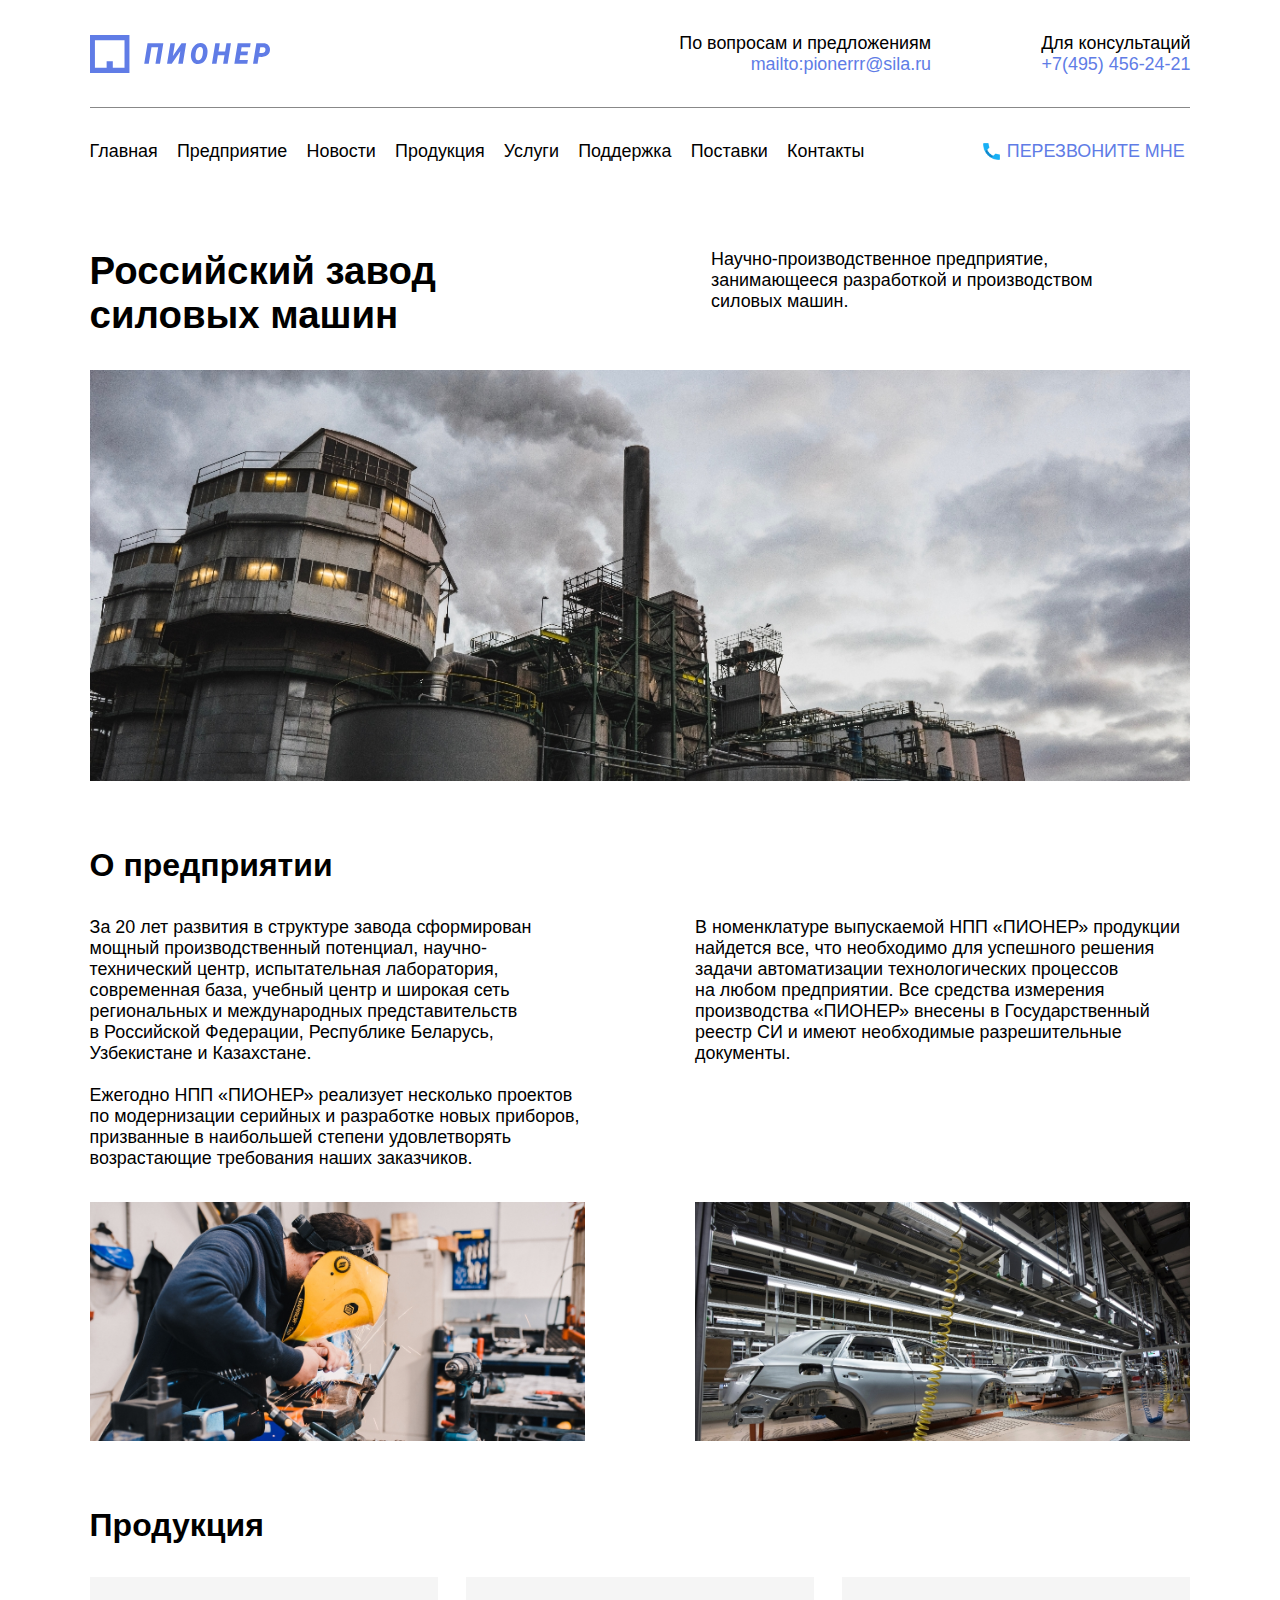
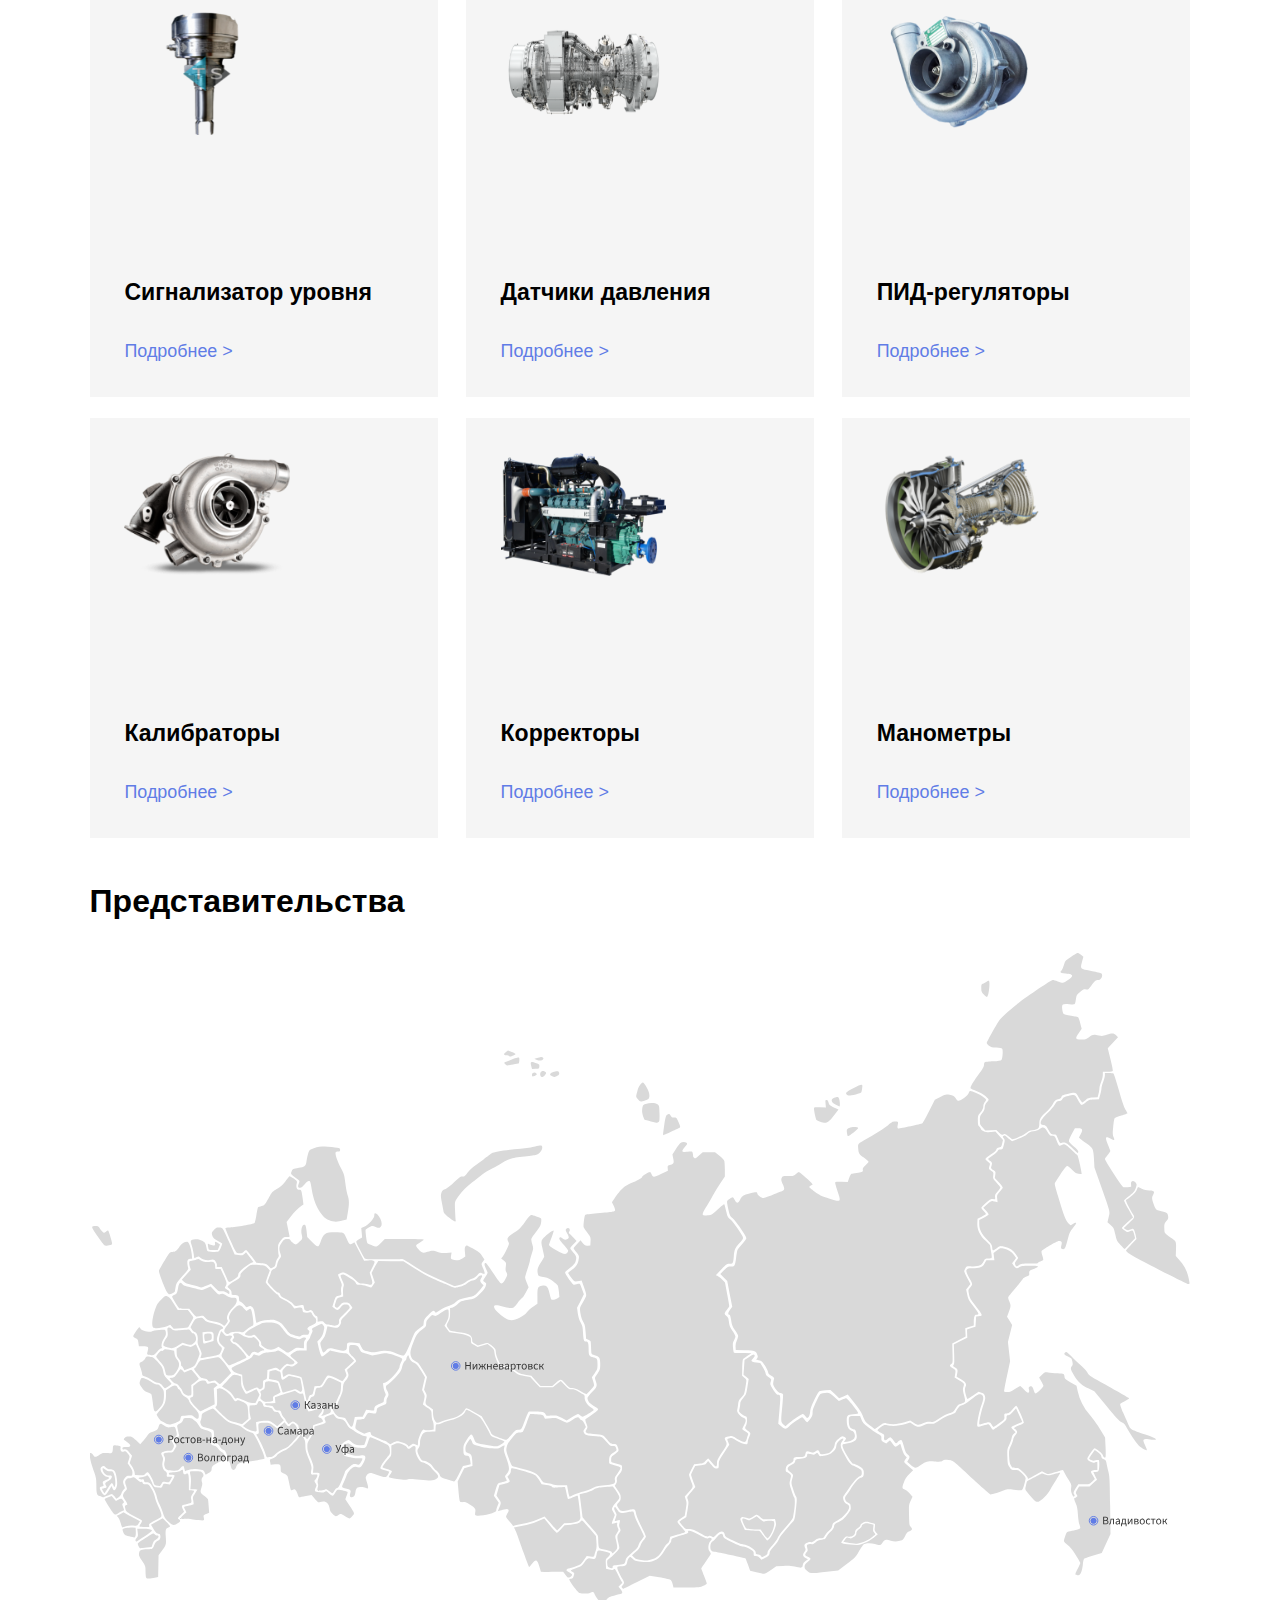
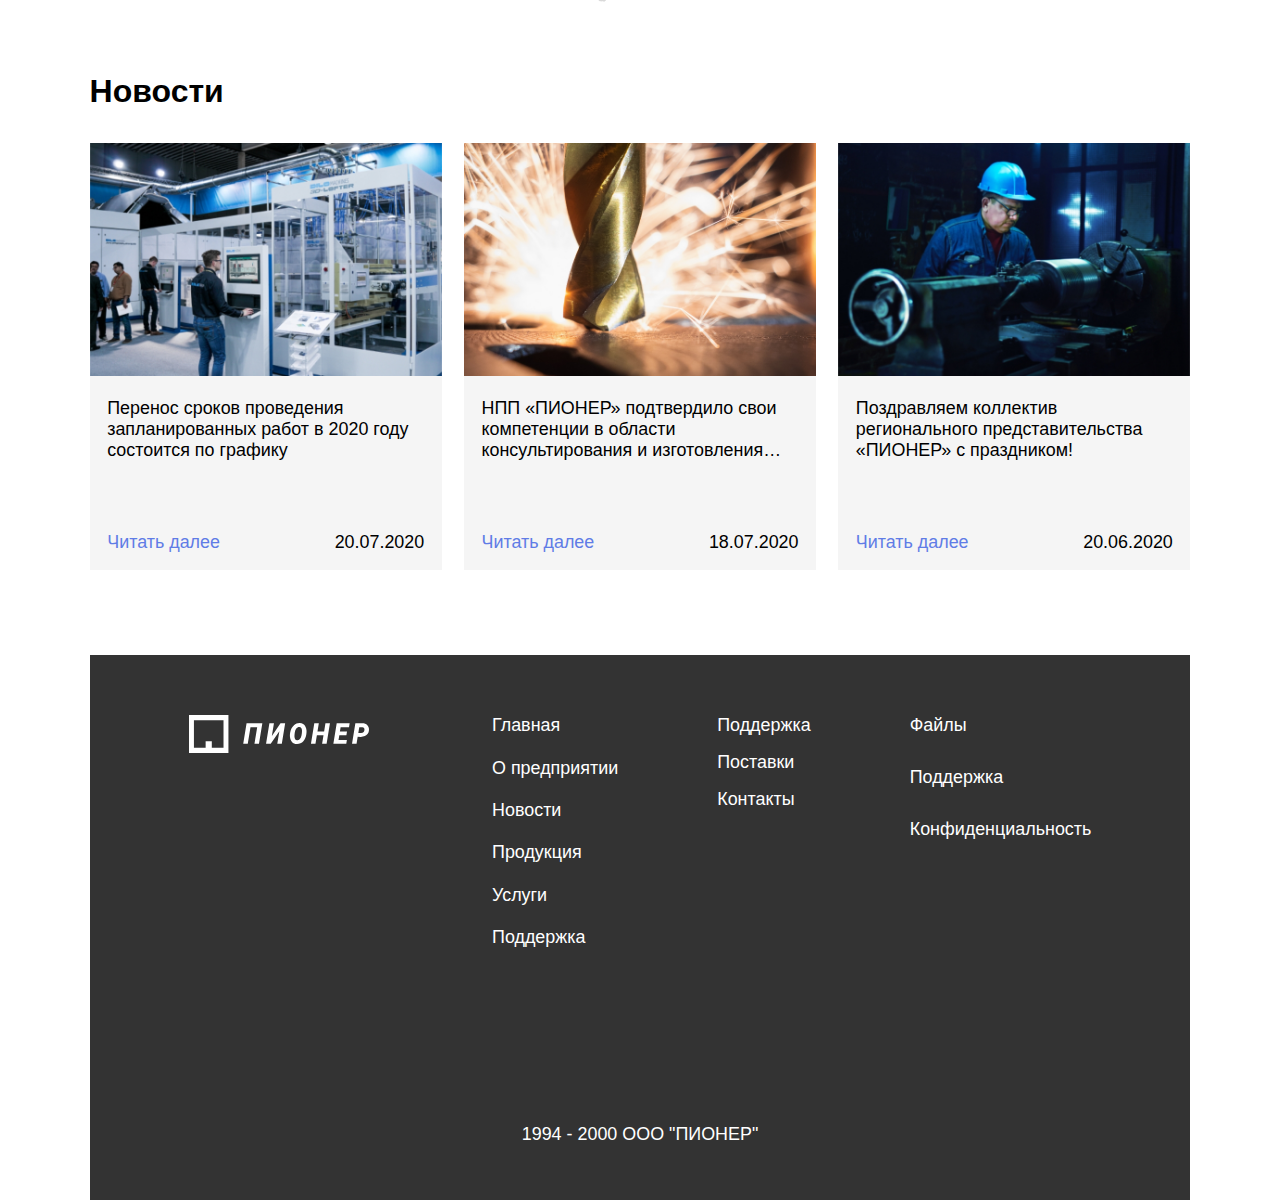
<file: layout1/index.html>
<!DOCTYPE html>
<html lang="ru">
<head>
    <meta charset="UTF-8">
    <meta name="viewport" content="width=device-width, initial-scale=1.0">
    <title>Макет ООО ПИОНЕР</title>
    <link rel="stylesheet" href="style.css">
    <link rel="stylesheet" href="media-style.css">
</head>
<body>
<div class="container">
    <header>
        <div class="contacts">
            <img class="top_logo" src="images/logo.svg" alt="ООО Пионер">
            <div class="email">
                <p>По вопросам и предложениям</p>
                <a href="mailto:pionerrr@sila.ru" target="blank">mailto:pionerrr@sila.ru</a>
            </div>
            <div class="number">
                <p>Для консультаций</p>
                <a href="tel:+7(495) 456-24-21" target="blank">+7(495) 456-24-21</a>
            </div>
        </div>

        <div class="menu_section">
            <nav class="top_menu">
                <ul class="list1">
                    <li><a href="#">Главная</a></li>
                    <li><a href="#">Предприятие</a></li>
                    <li><a href="#">Новости</a></li>
                    <li><a href="#">Продукция</a></li>
                    <li><a href="#">Услуги</a></li>
                    <li><a href="#">Поддержка</a></li>
                    <li><a href="#">Поставки</a></li>
                    <li><a href="#">Контакты</a></li>
                </ul>
            </nav>
            <div class="call">
                <img class="img_call" src="images/phone.png" alt="phone">
                <p class="number_call"><a href="tel:+7(495) 456-24-21" target="blank">ПЕРЕЗВОНИТЕ МНЕ</a></p>
            </div>
        </div>
    </header>

    <main>
        <section class="hero">
            <h1>Российский завод<br> силовых машин</h1>
            <span class="hero_text">Научно-производственное предприятие,<br> занимающееся разработкой и производством<br> силовых машин.</span>
            <img class="hero_img" src="images/hero-image.jpeg" alt="Завод ПИОНЕР"/>
        </section>

        <section class="about">
            <h2>О предприятии</h2>
            <div class="about_text">
                <p class="about_text1">За 20 лет развития в структуре завода сформирован мощный производственный потенциал, научно-технический центр, испытательная лаборатория, современная база, учебный центр и широкая сеть региональных и международных представительств в Российской Федерации, Республике Беларусь, Узбекистане и Казахстане. <br><br>Ежегодно НПП «ПИОНЕР» реализует несколько проектов по модернизации серийных и разработке новых приборов, призванные в наибольшей степени удовлетворять возрастающие требования наших заказчиков.</p>
                <p class="about_text2">В номенклатуре выпускаемой НПП «ПИОНЕР» продукции найдется все, что необходимо для успешного решения задачи автоматизации технологических процессов на любом предприятии. Все средства измерения производства «ПИОНЕР» внесены в Государственный реестр СИ и имеют необходимые разрешительные документы.</p>
            </div>
            <div class="about_img">
                <img class="about_img1" src="images/aurelien.jpeg" alt="Изготовление"/>
                <img class="about_img2" src="images/carlos.jpeg" alt="Сборка"/>
            </div>
        </section>

        <section class="products">
            <h2>Продукция</h2>
            <div class="all_products"> 
                <div class="product">
                    <img class="product_img" src="images/11.png" alt="product1"/>
                    <h3>Сигнализатор уровня</h3>
                    <a href="#">Подробнее ></a>
                </div>

                <div class="product">
                    <img class="product_img" src="images/title-aero 1.png" alt="product2"/>
                    <h3>Датчики давления</h3>
                    <a href="#">Подробнее ></a>
                </div>

                <div class="product">
                    <img class="product_img" src="images/kamaz1 1.png" alt="product3"/>
                    <h3>ПИД-регуляторы</h3>
                    <a href="#">Подробнее ></a>
                </div>

                <div class="product">
                    <img class="product_img" src="images/turbo 1.png" alt="product4"/>
                    <h3>Калибраторы</h3>
                    <a href="#">Подробнее ></a>
                </div>
        
                <div class="product">
                    <img class="product_img" src="images/main-slide-power 1.png" alt="product5"/>
                    <h3>Корректоры</h3>
                    <a href="#">Подробнее ></a>
                </div>

                <div class="product">
                    <img class="product_img" src="images/engine 1.png" alt="product6"/>
                    <h3>Манометры</h3>
                    <a href="#">Подробнее ></a>
                </div>
            </div>
        </section>

        <section class="map">
            <h2>Представительства</h2>
            <img class="map_img" src="images/Group 32.svg" alt="Карта филиалов"/>
        </section>

        <section class="news_block">
            <h2>Новости</h2>
            <div class="all_news">
                <div class="news">
                    <img class="news_img" src="images/jonas.jpeg" alt="Новость 1"/>
                    <p class="news_text">Перенос сроков проведения запланированных работ в 2020 году состоится по графику</p>
                    <div class="date_block">
                        <a href="#">Читать далее</a>
                        <span class="date">20.07.2020</span>
                    </div>
                </div>

                <div class="news">
                    <img class="news_img" src="images/greg.jpeg" alt="Новость 2"/>
                    <p class="news_text">НПП «ПИОНЕР» подтвердило свои компетенции в области консультирования и изготовления…</p>
                    <div class="date_block">
                        <a href="#">Читать далее</a>
                        <p class="date">18.07.2020</p>
                    </div>
                </div>

                <div class="news">
                    <img class="news_img" src="images/rafael.jpeg" alt="Новость 3"/>
                    <p class="news_text">Поздравляем коллектив регионального представительства «ПИОНЕР» с праздником!</p>
                    <div class="date_block">
                        <a href="#">Читать далее</a>
                        <p class="date">20.06.2020</p>
                    </div>
                </div>
        </div>
        </section>
    </main>
    </div>

    <footer>
        <div class="footer_block">
            <img class="bottom_logo" src="images/logo2.svg" alt="Лого Пионер">
            <nav class="bottom_menu1">
                <ul class="list2_1">
                    <li><a href="#">Главная</a></li>
                    <li><a href="#">О предприятии</a></li>
                    <li><a href="#">Новости</a></li>
                    <li><a href="#">Продукция</a></li>
                    <li><a href="#">Услуги</a></li>
                    <li><a href="#">Поддержка</a></li>
                </ul>
            </nav>
            <nav class="bottom_menu2">
                <ul class="list2_2">
                    <li><a href="#">Поддержка</a></li>
                    <li><a href="#">Поставки</a></li>
                    <li><a href="#">Контакты</a></li>
                </ul>
            </nav>
            <div class="bottom_menu3">
                <ul class="list2_3">
                    <li><a href="#">Файлы</a></li>
                    <li><a href="#">Поддержка</a></li>
                    <li><a href="#">Конфиденциальность</a></li>
                </ul>
            </div>
        </div>
        <div class="footer_bottom">
            <span>1994 - 2000 ООО "ПИОНЕР"</span>
        </div>
    </footer>
</body>
</html>
</file>
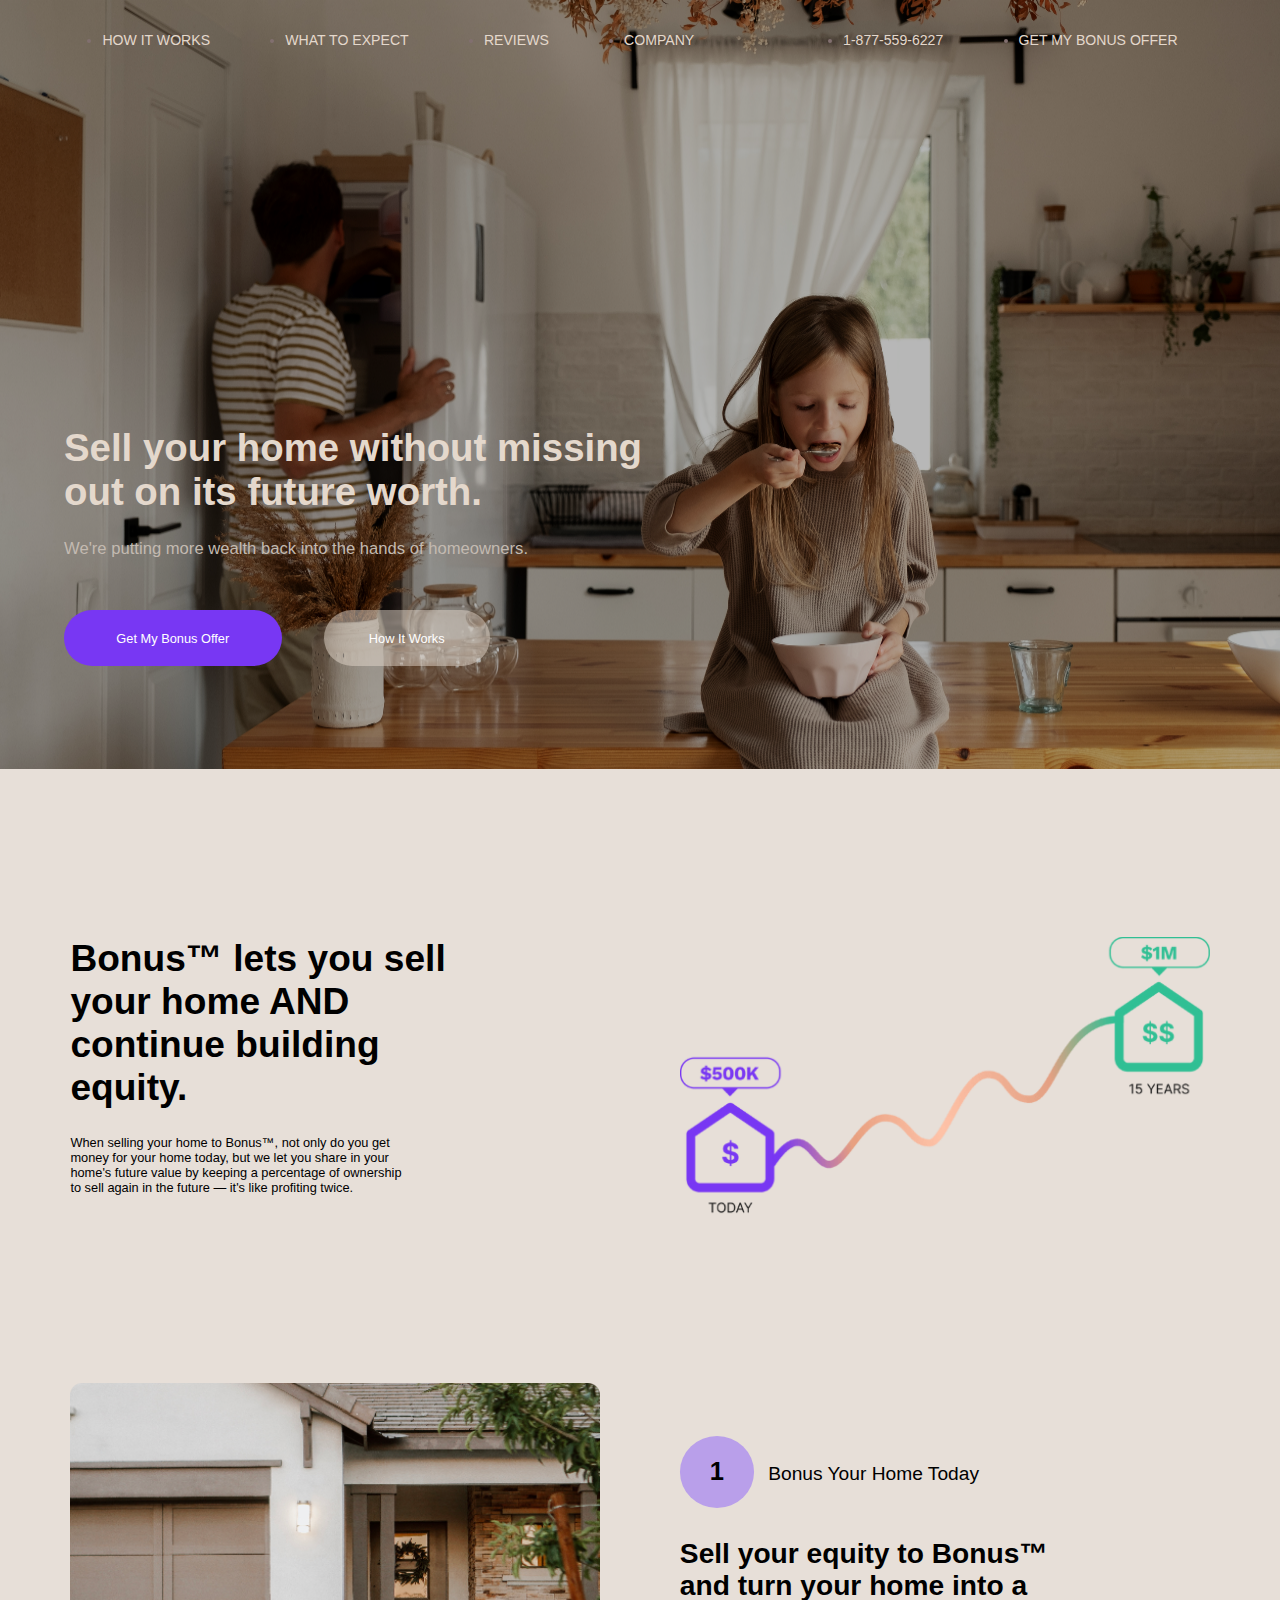
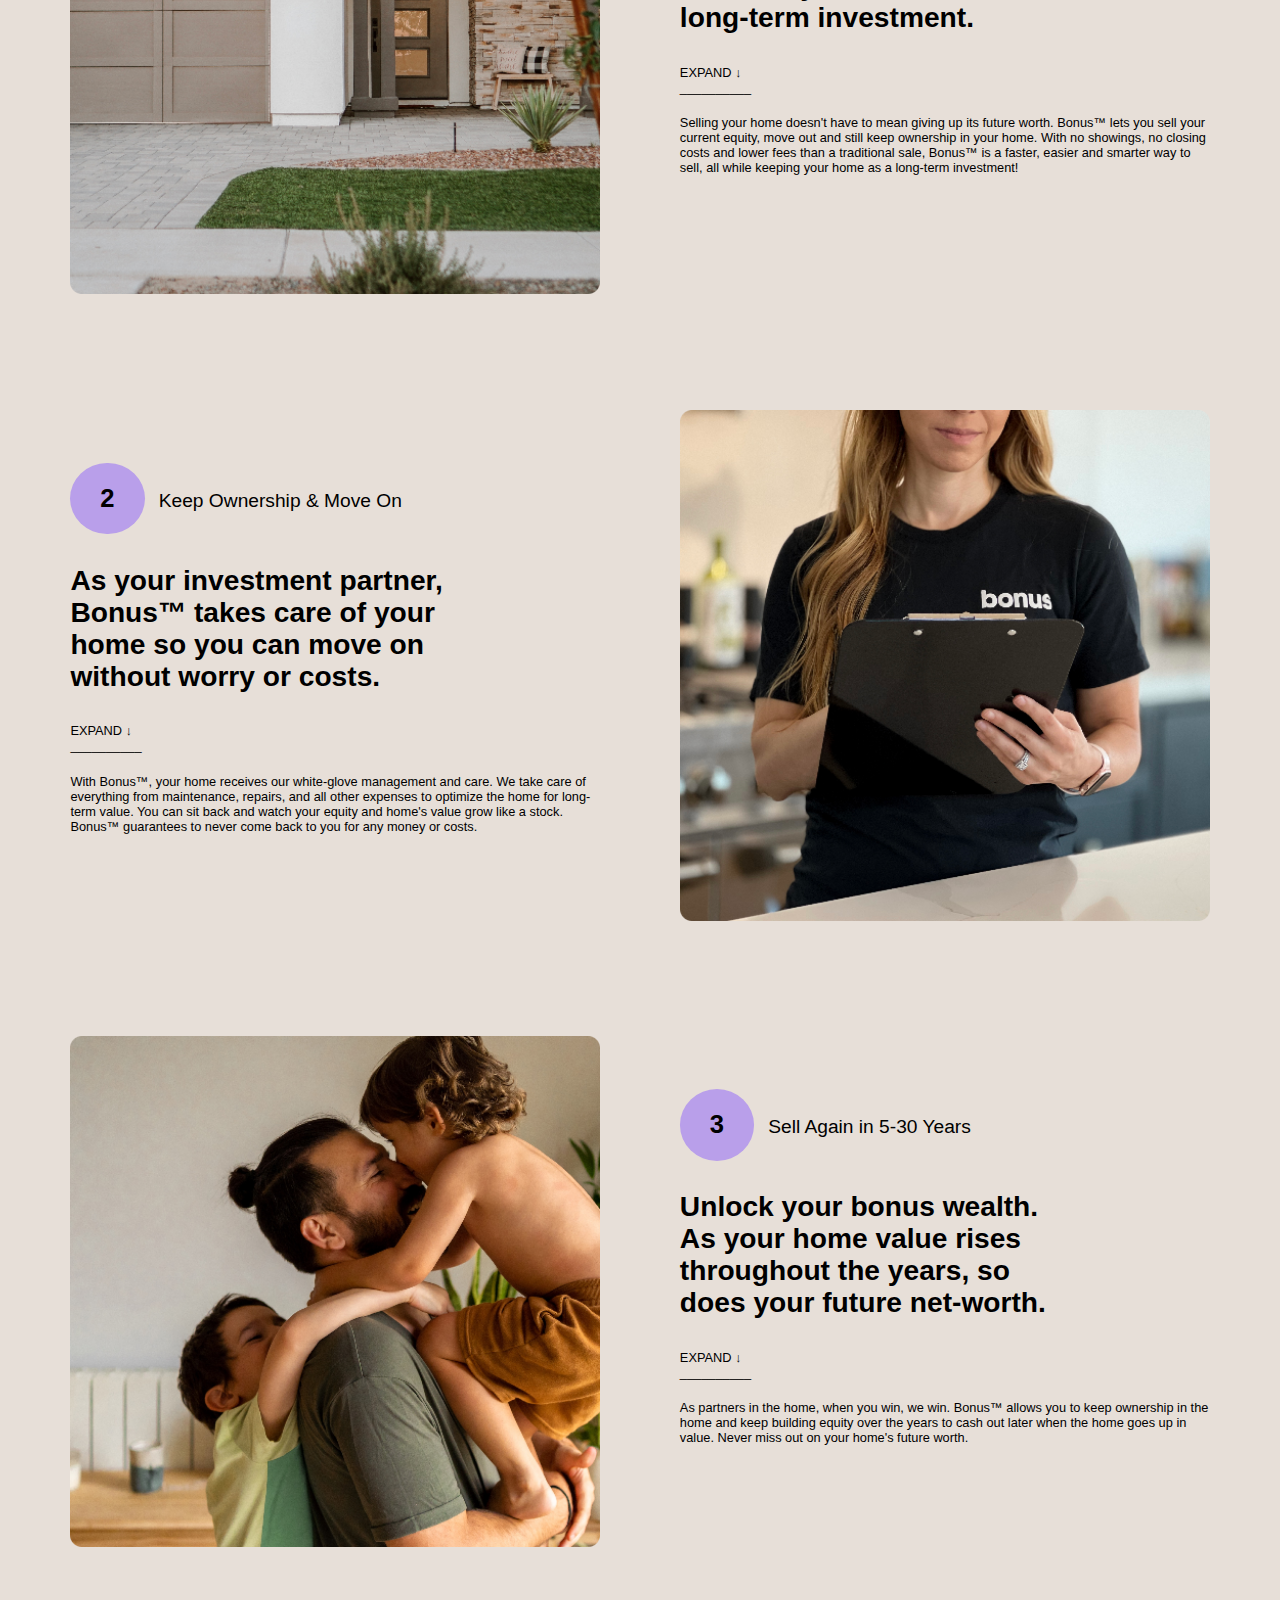
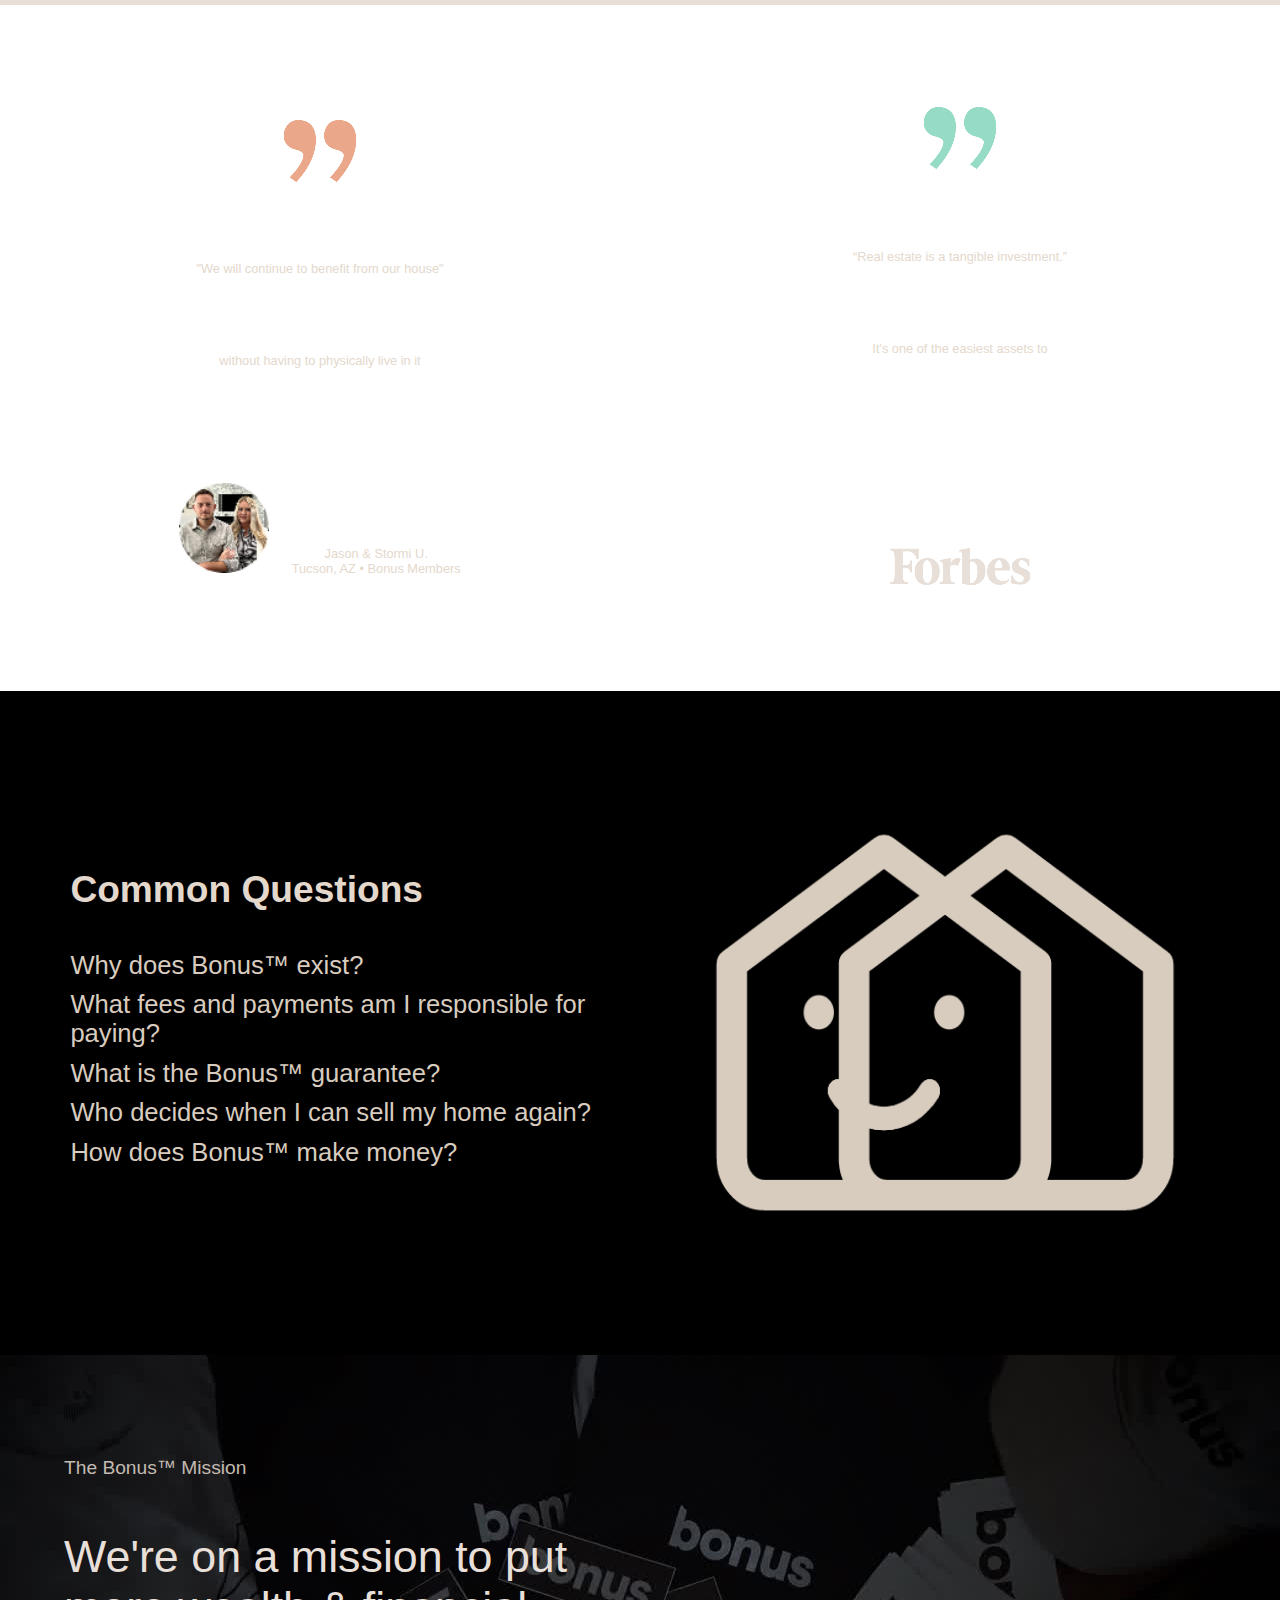
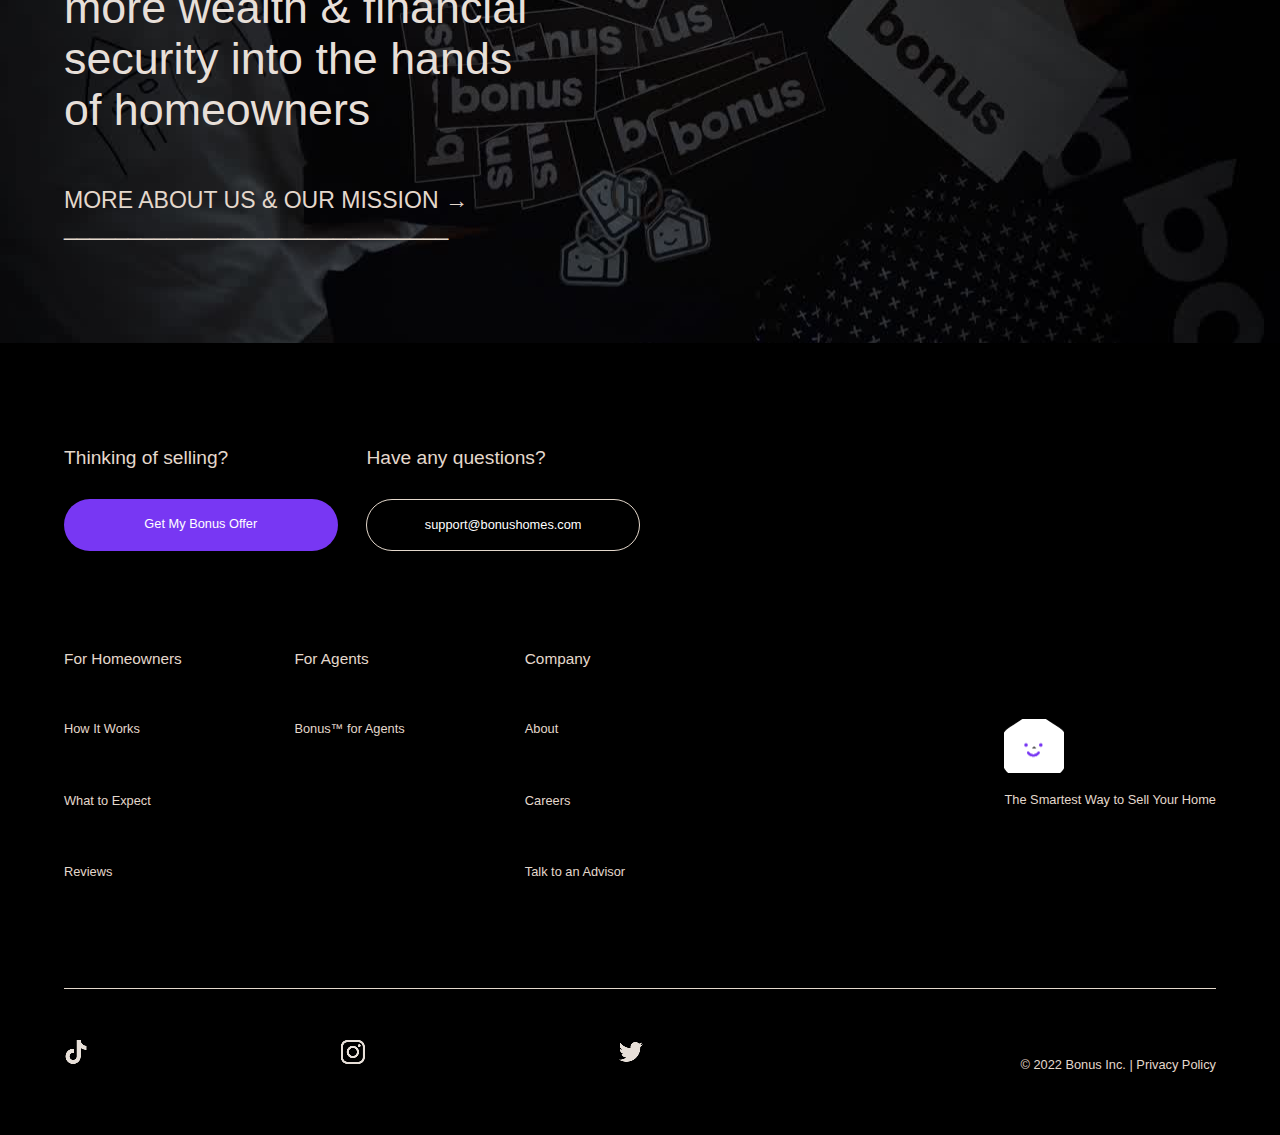
<file: layout2/index.html>
<!DOCTYPE html>
<html lang="en">
<head>
    <meta charset="UTF-8">
    <meta name="viewport" content="width=device-width, initial-scale=1.0">
    <title>Sell your home without missing out on its future worth.</title>
    <meta name="descriptoin" content="We're putting more wealth back into the hands of homeowners."/>
    <link rel="stylesheet" href="style.css">
    <link rel="stylesheet" href="media-style.css">
</head>
<body>
    <header>
        <div class="menu_section">
            <nav class="top_menu">
                <ul class="list1">
                    <li class="how"><a href="#">HOW IT WORKS</a></li>
                    <li class="what"><a href="#">WHAT TO EXPECT</a></li>
                    <li class="reviews"><a href="#">REVIEWS</a></li>
                    <li class="comp"><a href="#">COMPANY</a></li>
                    <li class="tel"><a href="#">1-877-559-6227</a></li>
                    <li class="offer"><a href="#">GET MY BONUS OFFER</a></li>
                </ul>
            </nav>
        </div>
        <h1>Sell your home without missing<br> out on its future worth.</h1>
        <p class="header_descriptoin">We're putting more wealth back into the hands of homeowners.</p>
        <a href="#" class="btn1">Get My Bonus Offer</a>
        <a href="#" class="btn2">How It Works</a>
    </header>
    <main class="main_block">
        <section class="sect0">
            <div class="box0-1">
                <h2>Bonus™ lets you sell<br> your home AND<br> continue building<br> equity.</h2>
                <p>When selling your home to Bonus™, not only do you get<br> money for your home today, but we let you share in your<br> home's future value by keeping a percentage of ownership<br> to sell again in the future — it's like profiting twice.</p>
            </div>
            <img class="box0-2" src="images/chart.png" alt="chart">
        </section>
        <section class="sect1">
            <img class="box1-1" src="images/sect1.png" alt="home">
            <div class="box1-2">
                <span class="num1">1</span>
                <span class="num1_text">Bonus Your Home Today</span>
                <h3>Sell your equity to Bonus™<br> and turn your home into a<br> long-term investment.</h3>
                <p> EXPAND ↓</p>
                <p class="min_line">__________</p>
                <p>Selling your home doesn't have to mean giving up its future worth. Bonus™ lets you sell your current equity, move out and still keep ownership in your home. With no showings, no closing costs and lower fees than a traditional sale, Bonus™ is a faster, easier and smarter way to sell, all while keeping your home as a long-term investment!</p>
            </div>
        </section>
        <section class="sect2">
            <div class="box2-1">
                <span class="num2">2</span>
                <span class="num2_text">Keep Ownership & Move On</span>
                <h3>As your investment partner,<br> Bonus™ takes care of your<br> home so you can move on<br> without worry or costs.</h3>
                <p> EXPAND ↓</p>
                <p class="min_line">__________</p>
                <p>With Bonus™, your home receives our white-glove management and care. We take care of everything from maintenance, repairs, and all other expenses to optimize the home for long-term value. You can sit back and watch your equity and home's value grow like a stock. Bonus™ guarantees to never come back to you for any money or costs.</p>
            </div>
            <img class="box2-2" src="images/sect2.png" alt="work">
        </section>
        <section class="sect3">
            <img class="box3-1" src="images/sect3.png" alt="family">
            <div class="box3-2">
                <span class="num3">3</span>
                <span class="num3_text">Sell Again in 5-30 Years</span>
                <h3>Unlock your bonus wealth.<br> As your home value rises<br> throughout the years, so<br> does your future net-worth.</h3>
                <p> EXPAND ↓</p>
                <p class="min_line">__________</p>
                <p>As partners in the home, when you win, we win. Bonus™ allows you to keep ownership in the home and keep building equity over the years to cash out later when the home goes up in value. Never miss out on your home's future worth.</p>
            </div>
        </section>
        <section class="sect4">
            <div class="box4_block1">
                <img class="box4-1" src="images/red.png" alt="red">
                <p>"We will continue to benefit from our house"</p>
                <p>without having to physically live in it</p>
                <img class="box4-1-1" src="images/otz.png" alt="otz">
                <span class="otz_text">Jason & Stormi U.<br> Tucson, AZ • Bonus Members</span>
            </div>
            <div class="box4_block2">
                <img class="box4-2" src="images/green.png" alt="green">
                <p>“Real estate is a tangible investment.”</p>
                <p>It's one of the easiest assets to</p>
                <img class="box4-2-1" src="images/forbes.png" alt="forbes">
            </div>
        </section>
        <section class="sect5">
            <div class="sect5_text">
                <h4>Common Questions</h4>
                <p>Why does Bonus™ exist?</p>
                <p>What fees and payments am I responsible for paying?</p>
                <p>What is the Bonus™ guarantee?</p>
                <p>Who decides when I can sell my home again?</p>
                <p>How does Bonus™ make money?</p>
            </div>
            <img class="box5" src="images/sect5.png" alt="red">
        </section>
        <section class="sect6">
            <div class="sect6_text">
                <p class="text6-1">The Bonus™ Mission</p>
                <p class="text6-2">We're on a mission to put<br> more wealth & financial<br> security into the hands<br> of homeowners</p>
                <p class="text6-3">MORE ABOUT US & OUR MISSION →</p>
                <p class="text6-3">______________________________</p>
            </div>
        </section>
    </main>
    <footer>
        <div class="footer_btn">
            <span>Thinking of selling?</span>
            <span>Have any questions?</span>
            <a href="#" class="btn3">Get My Bonus Offer</a>
            <a href="#" class="btn4">support@bonushomes.com</a>
            </div>
        <div class="footer_blocks">
            <div class="footer_block1">
                <a href="#" class="link1">For Homeowners</a>
                <a href="#" class="link1-1">How It Works</a>
                <a href="#" class="link1-2">What to Expect</a>
                <a href="#" class="link1-3">Reviews</a>
            </div>
            <div class="footer_block2">
                <a href="#" class="link2">For Agents</a>
                <a href="#" class="link2-1">Bonus™ for Agents</a>
            </div>
            <div class="footer_block3">
                <a href="#" class="link3">Company</a>
                <a href="#" class="link3-1">About</a>
                <a href="#" class="link3-2">Careers</a>
                <a href="#" class="link3-3">Talk to an Advisor</a>
            </div>
            <div class="footer_block4">
                <img class="footer_img" src="images/folder.png" alt="folder">
                <a href="#" class="link4">The Smartest Way to Sell Your Home</a>
            </div>
        </div>
        <div class="footer_block5">
                <a href="#" class="smm1"><img src="images/smm1.png" alt="smm1"></a>
                <a href="#" class="smm2"><img src="images/smm2.png" alt="smm2"></a>
                <a href="#" class="smm3"><img src="images/smm3.png" alt="smm3"></a>
                <div class="smm_footer">© 2022 Bonus Inc. | <a href="#" class="privacy">Privacy Policy</a></div>
        </div>
    </footer>
</body>
</html>
</file>
<file: layout1/style.css>
* {
    margin: 0;
    padding: 0;
    box-sizing: border-box;
}
body {
    /* max-width: 1440px; */
    margin: 0 auto;
    background-color: #fff;
    font-family: Arial, Helvetica, sans-serif;
    font-size: 1.4vw;
}
.container, footer {
    max-width: 1180px;
    margin: 0 7%;
}
.contacts {
    display: flex;
    gap: 10%;
    position: relative;
    padding: 3% 0;
}
.contacts::after {
    content: "";
    position: absolute;
    bottom: 0;
    width: 100%;
    height: 1px;
    background-color : #888888;
}
.email {
    text-align: right;
    margin-left: auto;
    /* padding-right: 10%; */
}
.email > a, .number > a {
    text-decoration: none;
    color: #607CE6;
}
.email > a:hover, .number > a:hover {
    text-decoration: underline;
}
.number {
    text-align: right;
}
.menu_section {
    display: flex;
    padding: 3% 0;
}
.list1 {
    display: flex;
    list-style-type: none;
    gap: 3%;
}
.list1 > li {
    text-decoration: none;
}
.list1 > li > a {
    text-decoration: none;
    color: #000;
  }
  .list1 > li > a:hover {
    text-decoration: underline;
    color: #607CE6;
  }
  .call {
    display: flex;
    margin-left: auto;
  }
.img_call {
    /* width: 16px; */
    height: 50%;
    padding-right: 2.5%;
}
.number_call {
    text-decoration: none;
    color: #607CE6;
}
.number_call > a {
    text-decoration: none;
    color: #607CE6;
}
.number_call > a:hover {
    text-decoration: underline;
}
.hero {
    display: flex;
    width: 100%;
    gap: 10%;
    flex-wrap: wrap;
    padding: 3% 0;
}
h1 {
    font-size: 3vw;
    /* width: 100%; */

}
.hero_text {
    /* width: 100%; */

    padding-left: 15%;
}
.hero_img {
    /* height: 440px; */
    /* object-fit: cover; */
    /* background-size: cover; */
    /* margin: 0 10%; */
    width: 100%;
    padding: 3% 0;
}
h2 {
    font-size: 2.5vw;
    padding-bottom: 3%;
}
.about_text {
    display: flex;
    gap: 10%;
}
.about_text1, .about_text2 {
    width: 100%;
    text-align: left;
}
.about_img {
    display: flex;
    gap: 10%;
    padding: 3% 0;
}
.about_img1 {
    width: 45%;
    /* height: 280px; */
}
.about_img2 {
    width: 45%;
    /* height: 280px; */
}
.products {
    padding: 3% 0;
}
.all_products {
    display: grid;
    grid-template-columns: repeat(3, 1fr);
    grid-template-rows: repeat(2, 1fr);
    gap: 2.5%;
}
.product {
    width: 100%;
    /* height: 435px; */
    background: #f5f5f5;
    padding-bottom: 10%;
}
.product_img {
    width: 200px;
    height: 158px;
    padding: 10% 0 0 10%;
}
.product > a {
    text-align: left;
    padding: 0 0 10% 10%;
    text-decoration: none;
    color: #607CE6;
}
.product > a:hover {
    text-decoration: underline;
}
h3 {
    font-size: 1.8vw;
    padding: 40% 0 10% 10%;
}
.map {
    padding: 3% 0;
}
.map_img {
    width: 100%;
    /* height: 715px; */
}
.news_block {
    padding: 3% 0;
}
.all_news {
    display: flex;
    gap: 2%;
}
.news {
    width: 100%;
    /* width: 380px; */
    /* height: 450px; */
    background: #f5f5f5;
}
.news_img {
    width: 100%;
    /* width: 380px; */
    /* height: 251px; */
}
.news_text {
    padding: 5%;
}
.date_block {
    display: flex;
    padding: 15% 5% 5% 5%;
}
.date_block > a {
    text-decoration: none;
    color: #607CE6;
}
.date_block > a:hover {
    text-decoration: underline;
}
.date {
    margin-left: auto;
}
footer {
    /* width: 100%; */
    background-color: #333;
    margin-top: 4%;
    color: #fff;
}
.footer_block {
    display: flex;
    position: relative;
}
.bottom_logo {
    position: absolute;
    padding: 5.5% 0 0 9%;
}
.bottom_menu1 {
    margin-left: auto;
    padding: 5.5% 9% 0 0px;
}
.bottom_menu2 {
    padding: 5.5% 9% 0 0px;
}
.list2_1 > li, .list2_2 > li, .list2_3 > li {
    text-decoration: none;
    list-style-type: none;
    padding-bottom: 17%;
}
.list2_1 > li > a, .list2_2 > li > a, .list2_3 > li > a {
    text-decoration: none;
    color: #fff;
  }
.list2_1 > li > a:hover, .list2_2 > li > a:hover, .list2_3 > li > a:hover  {
    text-decoration: underline;
    color: #607CE6;
}
.bottom_menu3 {
    padding: 5.5% 9% 0 0;
}
.footer_bottom {
    text-align: center;
    padding: 14% 0 5% 0;
}
</file>
<file: layout1/media-style.css>
@media (min-width: 2100px) {
    body {
        font-size: 1.1vw;
    }
    h1 {
        font-size: 2.4vw;
    }
    h2 {
        font-size: 1.8vw;
    }
    h3 {
        font-size: 1.5vw;
    }
    .call {
        display: none;
    }
    .hero_text {
        padding-left: 3%;
    }
}
@media (min-width: 1800px) {
    body {
        font-size: 1.2vw;
    }
    h1 {
        font-size: 2.6vw;
    }
    h2 {
        font-size: 2vw;
    }
    h3 {
        font-size: 1.6vw;
    }
    .call {
        display: none;
    }
    .hero_text {
        padding-left: 12%;
    }
}
@media (min-width: 1500px) {
    body {
        font-size: 1.3vw;
    }
    h1 {
        font-size: 2.8vw;
    }
    h2 {
        font-size: 2.2vw;
    }
    h3 {
        font-size: 1.7vw;
    }
    .call {
        display: none;
    }
    .hero {
        gap: 0;
    }
}
@media (max-width: 1000px) {
    .container, .hero_img, .map_img, footer {
        max-width: 800px;
        margin: 0 auto;
    }
}
@media (max-width: 800px) {
    body {
        font-size: 1.6vw;
    }
    .container, .hero_img, .map_img, footer {
        max-width: 600px;
        margin: 0 auto;
    }
    .top_logo {
        width: 150px;
        height: 30px;
    }
    .list1 {
        display: grid;
        gap: 15%;
        grid-template-columns: repeat(4, 1fr);
        grid-template-rows: repeat(2, 1fr);
    }
    .hero_text {
        padding-left: 8%;
    }
    .product_img {
        width: 150px;
        height: 120px;
    }
    .bottom_logo {
        display: none;
    }
    .bottom_menu1, .bottom_menu2, .bottom_menu3 {
        margin: 0 auto;
    }
}
@media (max-width: 600px) {
    .container, .hero_img, .map_img, footer {
        max-width: 400px;
        margin: 0 auto;
    }
    .top_logo {
        width: 100px;
        height: 20px;
    }
    .list1 {
        gap: 10%;
    }
    .img_call {
        height: 40%;
    }
    .product_img {
        width: 120px;
        height: 80px;
    }
}
@media (max-width: 600px) {
    body {
        font-size: 1.7vw;
    }
    .container, .hero_img, .map_img, footer {
        max-width: 280px;
        margin: 0 auto;
    }
    .top_logo {
        width: 70px;
        height: 15px;
    }
    .list1 {
        gap: 8%;
    }
    .img_call {
        height: 30%;
    }
    .hero_text {
        padding-left: 3%;
    }
    .product_img {
        width: 80px;
        height: 60px;
    }
}
</file>
<file: layout2/style.css>
* {
    margin: 0;
    padding: 0;
    box-sizing: border-box;
}
body {
    background-color: #fff;
    font-family: Arial, Helvetica, sans-serif;
    font-size: 1vw;
    max-width: 1280px;
    margin: 0 auto;
}
header {
    background-image: url("images/fon.png");
    background-size: cover;
    color: rgb(129, 111, 111);
}
header > a {
    color: #fff;
}
.top_menu {
    padding: 2.5% 8%;
}
.list1 > li > a {
    color: #E4D8CC;
    text-decoration: none;
}
.list1 > li > a:hover {
    text-decoration: underline;
    font-weight: 700;
}
.list1 {
    display: flex;
    gap: 7%;
    font-size: 1.1vw;
}
.tel {
    margin-left: auto;
}
h1 {
    font-size: 3vw;
    padding: 27% 0 0 5%;
    color: #E4D8CC;
}
.header_descriptoin {
    color: #C3BAB1;
    padding: 2% 0 0 5%;
    font-size: 1.3vw;
}
.btn1 {
    width: 17%;
    display: inline-block;
    margin: 4% 0 8% 5%;
    background-color: #7837F3;
    text-align: center;
    font-size: 1vw;
    padding: 1.6% 0;
    border-radius: 30px;
    text-decoration: none;
}
.btn1:hover, .btn2:hover {
    opacity: 0.5;
    transition: 0.3s;
}
.btn2 {
    width: 13%;
    display: inline-block;
    margin: 4% 0 8% 3%;
    background-color: rgba(228, 216, 204, 0.5);
    text-align: center;
    font-size: 1vw;
    padding: 1.6% 0;
    border-radius: 30px;
    text-decoration: none;
}
.sect0 {
    max-width: 1280px;
    display: grid;
    grid-template-columns: repeat(2, 1fr);
    gap: 7%;
    background-color: #E7DFD8;
    padding: 9% 5.5% 4.5% 5.5%;
}
.box0-1 {
    width: 100%;
    padding: 10% 0;
}
.box0-2 {
    width: 100%;
    padding: 10% 0;
}
h2 {
    font-size: 2.9vw;
    padding-bottom: 5%;
}
.sect1, .sect2, .sect3 {
    display: grid;
    grid-template-columns: repeat(2, 1fr);
    gap: 7%;
    background-color: #E7DFD8;
    padding: 4.5% 5.5%;
}
.box1-1, .box3-1 {
    width: 100%;
    border-radius: 5px;
}
.box1-2, .box3-2 {
    width: 100%;
    padding: 10% 0;
}
h3 {
    font-size: 2.2vw;
    padding: 5.8% 0;
}
.min_line {
    padding-bottom: 3.8%;
}
.num1, .num2, .num3 {
    display: inline-block;
    width: 14%;
    border-radius: 50%;
    background-color: #B99FEA;
    text-align: center;
    padding: 4% 0;
    font-size: 2vw;
    font-weight: 700;
}
.num1_text, .num2_text, .num3_text {
    font-size: 1.5vw;
    padding-left: 2%;
}
.box2-1 {
    width: 100%;
    padding: 10% 0;
}
.box2-2 {
    width: 100%;
    border-radius: 5px;
}
.sect4 {
    display: grid;
    grid-template-columns: repeat(2, 1fr);
    place-items: center;
    background-color: #fff;
    text-align: center;
    padding: 8% 0;
}
.box4_block1, .box4_block2 {
    width: 100%;
}
.box4-1, .box4-2 {
    padding-bottom: 6%;
}
.box4_block1 > p, .box4_block2 > p {
    padding: 6% 0;
    color: #E4D8CC;
}
.box4-1-1 {
    width: 14%;
    padding-top: 12%;
}
.otz_text {
    display: inline-block;
    font-size: 1vw;
    padding-left: 3%;
    color: #E4D8CC;
}
.box4-2-1 {
    width: 22%;
    padding-top: 24%;
}
.sect5 {
    display: grid;
    grid-template-columns: repeat(2, 1fr);
    place-items: center;
    gap: 7%;
    background-color: #000;
    padding: 4.5% 5.5%;
}
.sect5_text {
    width: 100%;
    text-align: left;
    color: #D8CCBF;
    padding: 3% 0;
}
.sect5_text > h4 {
    color: #E4D8CC;
    font-size: 2.9vw;
    padding-bottom: 7.5%;
}
.sect5_text > p {
    padding-bottom: 2%;
    font-size: 2vw;
}
.box5 {
    width: 100%;
}
.sect6 {
    background-image: url("images/sect6.png");
    background-size: cover;
    padding: 8% 5%;
}
.text6-1 {
    color: #C3BAB1;
    font-size: 1.5vw;
}
.text6-2 {
    color: #E7DFD8;
    font-size: 3.5em;
    padding: 4.5% 0;
}
.text6-3 {
    color: #E4D8CC;
    font-size: 1.8vw;
}
footer {
    display: grid  ;
    place-items: start;
    background-color: #000;
    color: #E4D8CC;
    padding: 0 5%;
}
footer > a {
    color: #E4D8CC;
    text-decoration: none;
}
footer > a:hover {
    font-weight: 600;
    text-decoration: underline;
}
.footer_block1 > a:hover, .footer_block2 > a:hover, .footer_block3 > a:hover, .footer_block4 > a:hover, .line_footer2 > a:hover {
    text-decoration: underline;
}
.footer_block1 > a, .footer_block2 > a, .footer_block3 > a, .footer_block4 > a, .line_footer2 > a {
    color: #E4D8CC;
    text-decoration: none;
}
.footer_btn {
    display: grid  ;
    grid-template-columns: repeat(2, 1fr);
    gap: 5%;
    width: 50%;
    font-size: 1vw;
    padding: 9% 0px 4.5% 0px;
}
.footer_btn > span {
    font-size: 1.5vw;
}
.btn3 {
    color: #fff;
    text-align: center;
    text-decoration: none;
    background-color: #7837F3;
    border-radius: 30px;
    padding: 6.5% 0;
    margin-top: 9%;
}
.btn4 {
    color: #fff;
    text-align: center;
    text-decoration: none;
    border: 1px solid #E4D8CC;
    border-radius: 30px;
    padding: 6.5% 0;
    margin-top: 9%;
}
.btn3:hover, .btn4:hover {
    opacity: 0.5;
}
.footer_blocks {
    display: grid  ;
    grid-template-columns: 20% 20% 20% 40% ;
    width: 100%;
    padding: 4.5% 0 4.5% 0;
}
.footer_block1, .footer_block2, .footer_block3, .footer_block4 {
    display: grid  ;
    grid-template-rows: repeat(4, 1fr);
}
.footer_block4 {
    padding-top: 15%;
    margin-left: auto;
}
.link1, .link2, .link3 {
    font-size: 1.2vw;
}
.footer_img {
    width: 28%;
    object-fit: cover;
}
.link4 {
    padding-top: 9%;
}
.footer_block5 {
    display: flex;
    gap: 22%;
    width: 100%;
    padding-bottom: 5.5%;
}
.footer_block5::before {
    content: "";
    position: absolute;
    width: 90%;
    height: 1px;
    background-color: #E4D8CC;
}
.privacy {
    text-decoration: none;
    color: #E4D8CC;
}
.privacy:hover {
    text-decoration: underline;
}
.smm_footer {
    margin-left: auto;
    padding-top: 6%;
}
.smm1, .smm2, .smm3 {
    padding-top: 4.5%;
}
.smm1:hover, .smm2:hover, .smm3:hover {
    cursor: pointer;
}
</file>
<file: layout2/media-style.css>
@media (max-width: 768px) {
    .list1 {
        display: grid;
        grid-template-columns: repeat(3, 1fr);
        grid-template-rows: repeat(2, 1fr);
    }
    .how {
        grid-row: 1;
        grid-column: 1;
    }
    .what {
        grid-row: 2;
        grid-column: 1;
        padding-top: 2%;
    }
    .reviews {
        grid-row: 1;
        grid-column: 2;
    }
    .comp {
        grid-row: 2;
        grid-column: 2;
        padding-top: 2%;
    }
    .tel {
        grid-row: 1;
        grid-column: 3;
        margin-left: auto;
    }
    .offer {
        grid-row: 2;
        grid-column: 3;
        margin-left: auto;
        padding-top: 2%;
    }
    .footer_btn {
        width: 70%;
    }
    .footer_blocks {
        grid-template-columns: 25% 25% 25% 25% ;
    }
}
</file>
